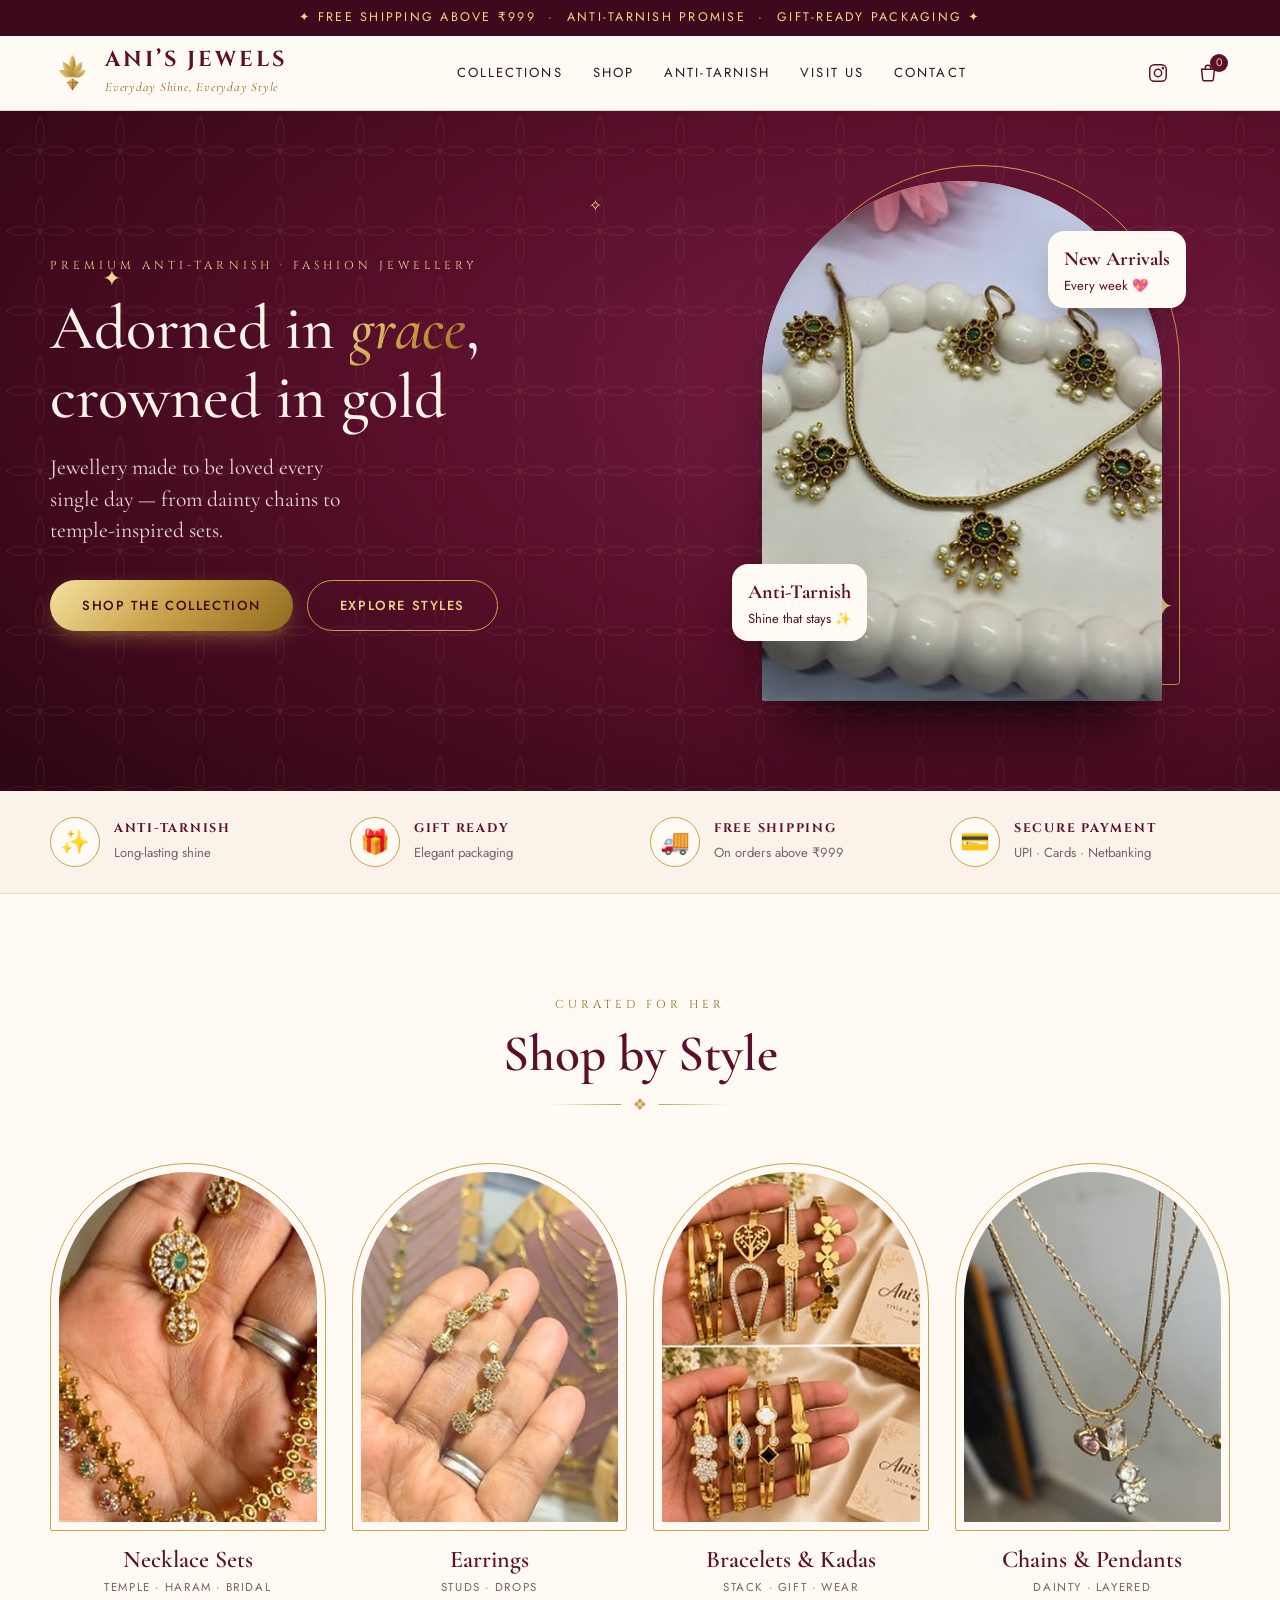
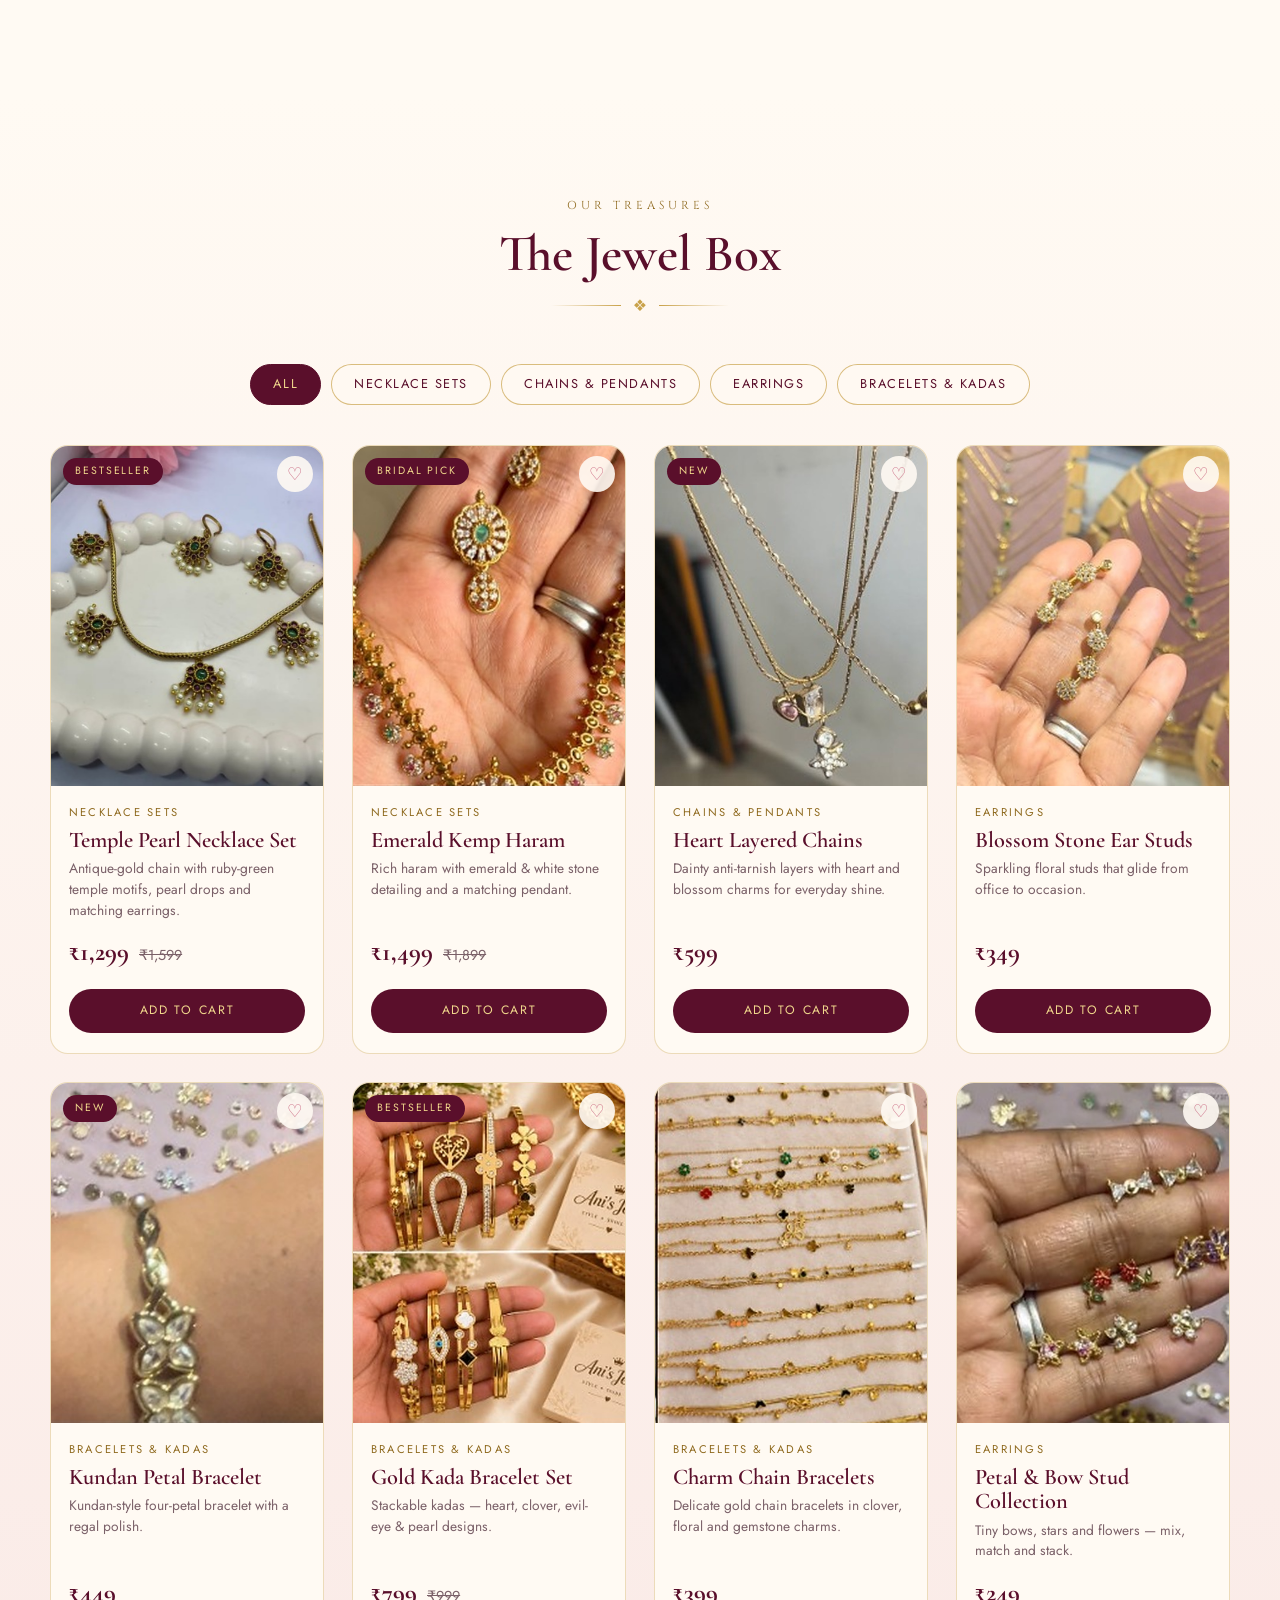
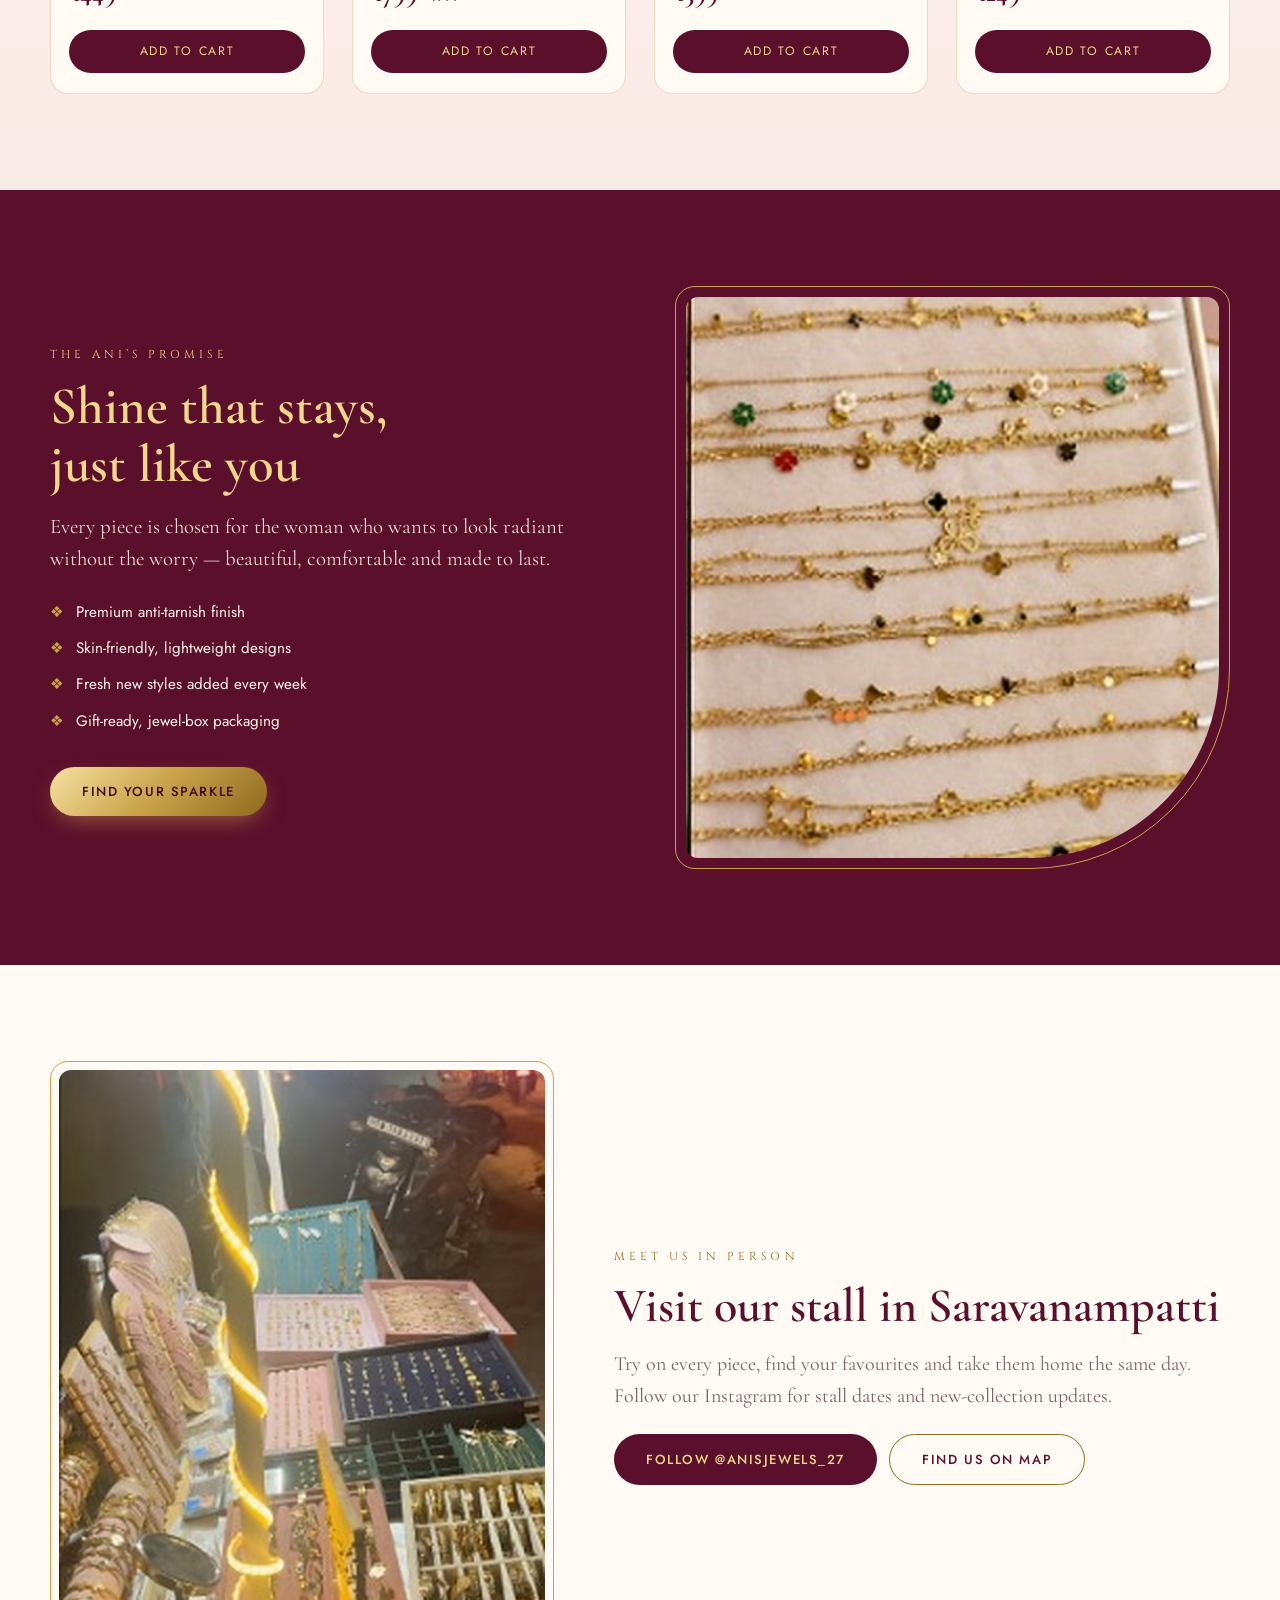
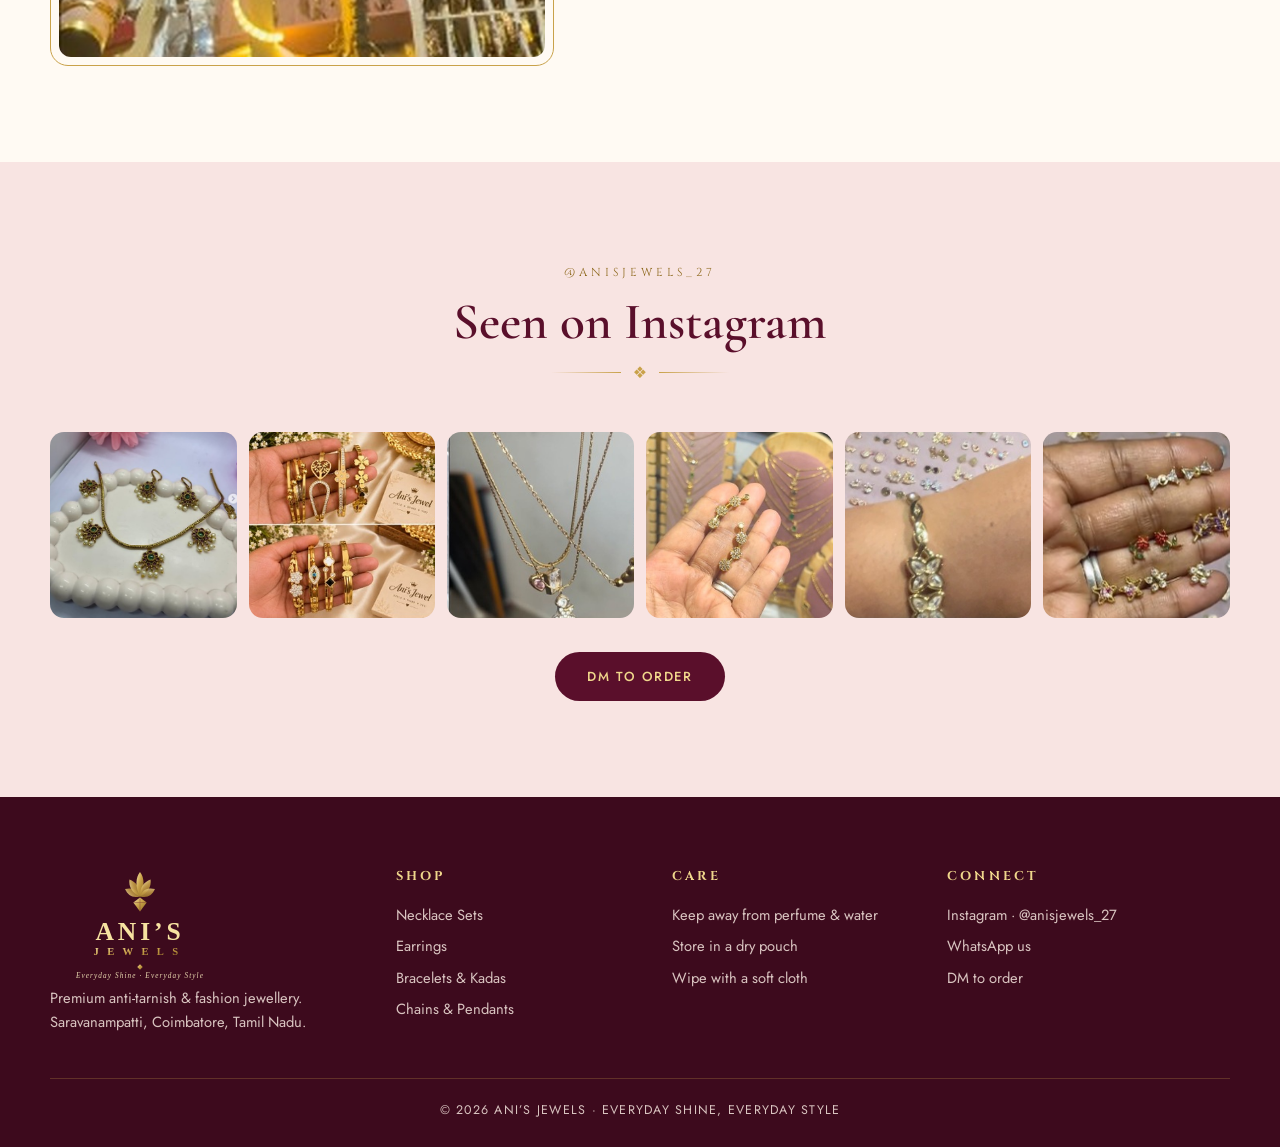
<file: index.html>
<!doctype html>
<html lang="en">
<head>
<meta charset="utf-8">
<meta name="viewport" content="width=device-width,initial-scale=1">
<title>Ani’s Jewels — Premium Anti-Tarnish &amp; Fashion Jewellery, Coimbatore</title>
<meta name="description" content="Everyday Shine, Everyday Style. Premium anti-tarnish and fashion jewellery from Ani’s Jewels, Saravanampatti, Coimbatore. Order online.">
<link rel="icon" href="img/favicon.svg" type="image/svg+xml">
<link rel="preconnect" href="https://fonts.googleapis.com"><link rel="preconnect" href="https://fonts.gstatic.com" crossorigin>
<link href="https://fonts.googleapis.com/css2?family=Cinzel:wght@500;600&family=Cormorant+Garamond:ital,wght@0,500;0,600;1,500&family=Jost:wght@300;400;500&display=swap" rel="stylesheet">
<link rel="stylesheet" href="css/style.css">
</head>
<body>
<div class="ann">✦ Free shipping above ₹999 &nbsp;·&nbsp; Anti-tarnish promise &nbsp;·&nbsp; Gift-ready packaging ✦</div>

<header class="nav">
  <div class="wrap">
    <a href="index.html" class="brand" aria-label="Ani’s Jewels home">
      <img src="img/emblem.svg" alt=""><span><b>ANI’S JEWELS</b><small>Everyday Shine, Everyday Style</small></span>
    </a>
    <nav class="menu" id="menu">
      <a href="#collections">Collections</a><a href="#shop">Shop</a><a href="#promise">Anti-Tarnish</a><a href="#visit">Visit Us</a><a href="#contact">Contact</a>
    </nav>
    <div class="icons">
      <a class="ibtn" id="igLink" target="_blank" rel="noopener" aria-label="Instagram"><svg viewBox="0 0 24 24"><rect x="3" y="3" width="18" height="18" rx="5"/><circle cx="12" cy="12" r="4"/><circle cx="17.3" cy="6.7" r=".6"/></svg></a>
      <button class="ibtn" data-open-cart aria-label="Open cart"><svg viewBox="0 0 24 24"><path d="M5 8h14l-1.2 11.2a1.5 1.5 0 0 1-1.5 1.3H7.7a1.5 1.5 0 0 1-1.5-1.3L5 8z"/><path d="M9 8V6.5a3 3 0 0 1 6 0V8"/></svg><span class="badge" data-cart-count hidden>0</span></button>
      <button class="ibtn burger" id="burger" aria-label="Menu"><svg viewBox="0 0 24 24"><path d="M4 7h16M4 12h16M4 17h16"/></svg></button>
    </div>
  </div>
</header>

<section class="hero" style="padding:0">
  <div class="petals" id="petals"></div>
  <span class="sparkle" style="left:8%;top:22%;font-size:1.4rem">✦</span><span class="sparkle" style="left:46%;top:12%;animation-delay:-1s">✧</span><span class="sparkle" style="left:90%;top:70%;font-size:1.6rem;animation-delay:-2s">✦</span>
  <div class="wrap">
    <div>
      <span class="eyebrow">Premium Anti-Tarnish · Fashion Jewellery</span>
      <h1>Adorned in <em>grace</em>,<br>crowned in gold</h1>
      <p>Jewellery made to be loved every single day — from dainty chains to temple-inspired sets.</p>
      <div class="cta"><a href="#shop" class="btn btn-gold">Shop the Collection</a><a href="#collections" class="btn btn-line">Explore Styles</a></div>
    </div>
    <div class="arch">
      <div class="frame"></div>
      <div class="photo"><img src="img/temple-set.jpg" alt="Temple pearl necklace set with matching earrings"></div>
      <div class="float f1"><b>Anti-Tarnish</b>Shine that stays ✨</div>
      <div class="float f2"><b>New Arrivals</b>Every week 💖</div>
    </div>
  </div>
</section>

<div class="perks"><div class="wrap">
  <div class="perk"><span>✨</span><div><b>ANTI-TARNISH</b><small>Long-lasting shine</small></div></div>
  <div class="perk"><span>🎁</span><div><b>GIFT READY</b><small>Elegant packaging</small></div></div>
  <div class="perk"><span>🚚</span><div><b>FREE SHIPPING</b><small>On orders above ₹999</small></div></div>
  <div class="perk"><span>💳</span><div><b>SECURE PAYMENT</b><small>UPI · Cards · Netbanking</small></div></div>
</div></div>

<section id="collections">
  <div class="wrap">
    <div class="sec-title rv"><span class="eyebrow">Curated for her</span><h2>Shop by Style</h2><div class="orn">❖</div></div>
    <div class="cats rv">
      <a class="cat" href="#shop" data-filter="Necklace Sets"><div class="ph"><img src="img/emerald-pendant.jpg" alt="Necklace sets"></div><h3>Necklace Sets</h3><small>Temple · Haram · Bridal</small></a>
      <a class="cat" href="#shop" data-filter="Earrings"><div class="ph"><img src="img/jhumki-drops.jpg" alt="Earrings"></div><h3>Earrings</h3><small>Studs · Drops</small></a>
      <a class="cat" href="#shop" data-filter="Bracelets & Kadas"><div class="ph"><img src="img/kada-bangles.jpg" alt="Bracelets and kadas"></div><h3>Bracelets &amp; Kadas</h3><small>Stack · Gift · Wear</small></a>
      <a class="cat" href="#shop" data-filter="Chains & Pendants"><div class="ph"><img src="img/layered-chains.jpg" alt="Chains and pendants"></div><h3>Chains &amp; Pendants</h3><small>Dainty · Layered</small></a>
    </div>
  </div>
</section>

<section id="shop">
  <div class="wrap">
    <div class="sec-title rv"><span class="eyebrow">Our Treasures</span><h2>The Jewel Box</h2><div class="orn">❖</div></div>
    <div class="filters" id="filters"></div>
    <div class="grid" id="grid"></div>
  </div>
</section>

<section class="promise" id="promise">
  <div class="wrap">
    <div class="rv">
      <span class="eyebrow" style="color:var(--gold2)">The Ani’s Promise</span>
      <h2>Shine that stays,<br>just like you</h2>
      <p>Every piece is chosen for the woman who wants to look radiant without the worry — beautiful, comfortable and made to last.</p>
      <ul class="pl"><li>Premium anti-tarnish finish</li><li>Skin-friendly, lightweight designs</li><li>Fresh new styles added every week</li><li>Gift-ready, jewel-box packaging</li></ul>
      <a href="#shop" class="btn btn-gold">Find Your Sparkle</a>
    </div>
    <div class="ph rv"><img src="img/chain-bracelets.jpg" alt="Gold charm chain bracelets"></div>
  </div>
</section>

<section class="visit" id="visit">
  <div class="wrap">
    <div class="ph rv"><img src="img/stall.jpg" alt="Ani's Jewels stall in the evening"></div>
    <div class="rv">
      <span class="eyebrow">Meet us in person</span>
      <h2>Visit our stall in Saravanampatti</h2>
      <p>Try on every piece, find your favourites and take them home the same day. Follow our Instagram for stall dates and new-collection updates.</p>
      <div class="row"><a class="btn btn-wine" id="igBtn" target="_blank" rel="noopener">Follow @anisjewels_27</a><a class="btn btn-line" style="color:var(--wine);border-color:var(--gold3)" id="mapBtn" target="_blank" rel="noopener">Find Us on Map</a></div>
    </div>
  </div>
</section>

<section class="insta">
  <div class="wrap center">
    <div class="sec-title rv"><span class="eyebrow">@anisjewels_27</span><h2>Seen on Instagram</h2><div class="orn">❖</div></div>
    <div class="ig-strip rv" id="igStrip"></div>
    <a class="btn btn-wine" id="dmBtn" target="_blank" rel="noopener">DM to Order</a>
  </div>
</section>

<footer id="contact">
  <div class="wrap">
    <div class="fgrid">
      <div><img class="fl" src="img/logo-light.svg" alt="Ani’s Jewels logo"><p style="font-size:.92rem">Premium anti-tarnish &amp; fashion jewellery.<br>Saravanampatti, Coimbatore, Tamil Nadu.</p></div>
      <div><h4>SHOP</h4><ul><li><a href="#shop" data-filter="Necklace Sets">Necklace Sets</a></li><li><a href="#shop" data-filter="Earrings">Earrings</a></li><li><a href="#shop" data-filter="Bracelets & Kadas">Bracelets &amp; Kadas</a></li><li><a href="#shop" data-filter="Chains & Pendants">Chains &amp; Pendants</a></li></ul></div>
      <div><h4>CARE</h4><ul><li>Keep away from perfume &amp; water</li><li>Store in a dry pouch</li><li>Wipe with a soft cloth</li></ul></div>
      <div><h4>CONNECT</h4><ul><li><a id="fIg" target="_blank" rel="noopener">Instagram · @anisjewels_27</a></li><li><a id="fWa" target="_blank" rel="noopener">WhatsApp us</a></li><li>DM to order</li></ul></div>
    </div>
    <div class="copy">© 2026 ANI’S JEWELS · EVERYDAY SHINE, EVERYDAY STYLE</div>
  </div>
</footer>

<div class="scrim" data-close></div>
<aside class="drawer" aria-label="Shopping cart">
  <div class="dh"><h3>YOUR JEWEL BOX</h3><button data-close aria-label="Close cart">✕</button></div>
  <div id="cartLines"></div>
  <div class="df">
    <div class="t"><span>Subtotal</span><b id="cartSub">₹0</b></div>
    <div class="n" id="cartNote"></div>
    <a href="checkout.html" id="goCheckout" class="btn btn-gold">Proceed to Checkout</a>
  </div>
</aside>

<script src="js/config.js"></script>
<script src="js/products.js"></script>
<script src="js/cart.js"></script>
<script>
const $=s=>document.querySelector(s), inr=Cart.inr;
// links from config
const ig="https://instagram.com/"+SITE.instagram;
$("#igLink").href=ig;$("#igBtn").href=ig;$("#fIg").href=ig;$("#dmBtn").href="https://ig.me/m/"+SITE.instagram;
$("#fWa").href="https://wa.me/"+SITE.whatsapp;
$("#mapBtn").href="https://www.google.com/maps/search/?api=1&query="+encodeURIComponent("Saravanampatti, Coimbatore");
// shop
const cats=["All",...new Set(PRODUCTS.map(p=>p.cat))];let cur="All";const wish=new Set();
function draw(){
  $("#filters").innerHTML=cats.map(c=>`<button class="chip ${c===cur?"on":""}" data-cat="${c}">${c}</button>`).join("");
  $("#grid").innerHTML=PRODUCTS.filter(p=>cur==="All"||p.cat===cur).map(p=>`
   <article class="card"><div class="im"><img loading="lazy" src="${p.img}" alt="${p.name}">${p.tag?`<span class="tag">${p.tag}</span>`:""}
     <button class="heart ${wish.has(p.id)?"on":""}" data-wish="${p.id}" aria-label="Wishlist">♡</button></div>
     <div class="bd"><small>${p.cat}</small><h3>${p.name}</h3><p>${p.desc}</p>
     <div class="price"><b>${inr(p.price)}</b>${p.was?`<s>${inr(p.was)}</s>`:""}</div>
     <button class="add" data-add="${p.id}">Add to Cart</button></div></article>`).join("");
}
draw();
document.addEventListener("click",e=>{
  const c=e.target.closest("[data-cat]");if(c){cur=c.dataset.cat;draw();}
  const f=e.target.closest("[data-filter]");if(f){cur=f.dataset.filter;draw();}
  const w=e.target.closest("[data-wish]");if(w){const id=w.dataset.wish;wish.has(id)?wish.delete(id):wish.add(id);w.classList.toggle("on");w.textContent=wish.has(id)?"♥":"♡";}
});
// ig strip
$("#igStrip").innerHTML=["temple-set","kada-bangles","layered-chains","jhumki-drops","kundan-bracelet","stud-collection"].map(n=>`<a href="${ig}" target="_blank" rel="noopener"><img loading="lazy" src="img/${n}.jpg" alt=""></a>`).join("");
// menu + petals + reveal
$("#burger").onclick=()=>$("#menu").classList.toggle("open");
document.querySelectorAll("#menu a").forEach(a=>a.onclick=()=>$("#menu").classList.remove("open"));
$("#petals").innerHTML=Array.from({length:16},(_,i)=>`<i style="left:${Math.random()*100}%;animation-duration:${10+Math.random()*10}s;animation-delay:-${Math.random()*14}s;transform:scale(${.6+Math.random()*.8})"></i>`).join("");
const io=new IntersectionObserver(es=>es.forEach(x=>{if(x.isIntersecting){x.target.classList.add("in");io.unobserve(x.target)}}),{threshold:.12});
document.querySelectorAll(".rv").forEach(el=>io.observe(el));
</script>
</body>
</html>
</file>
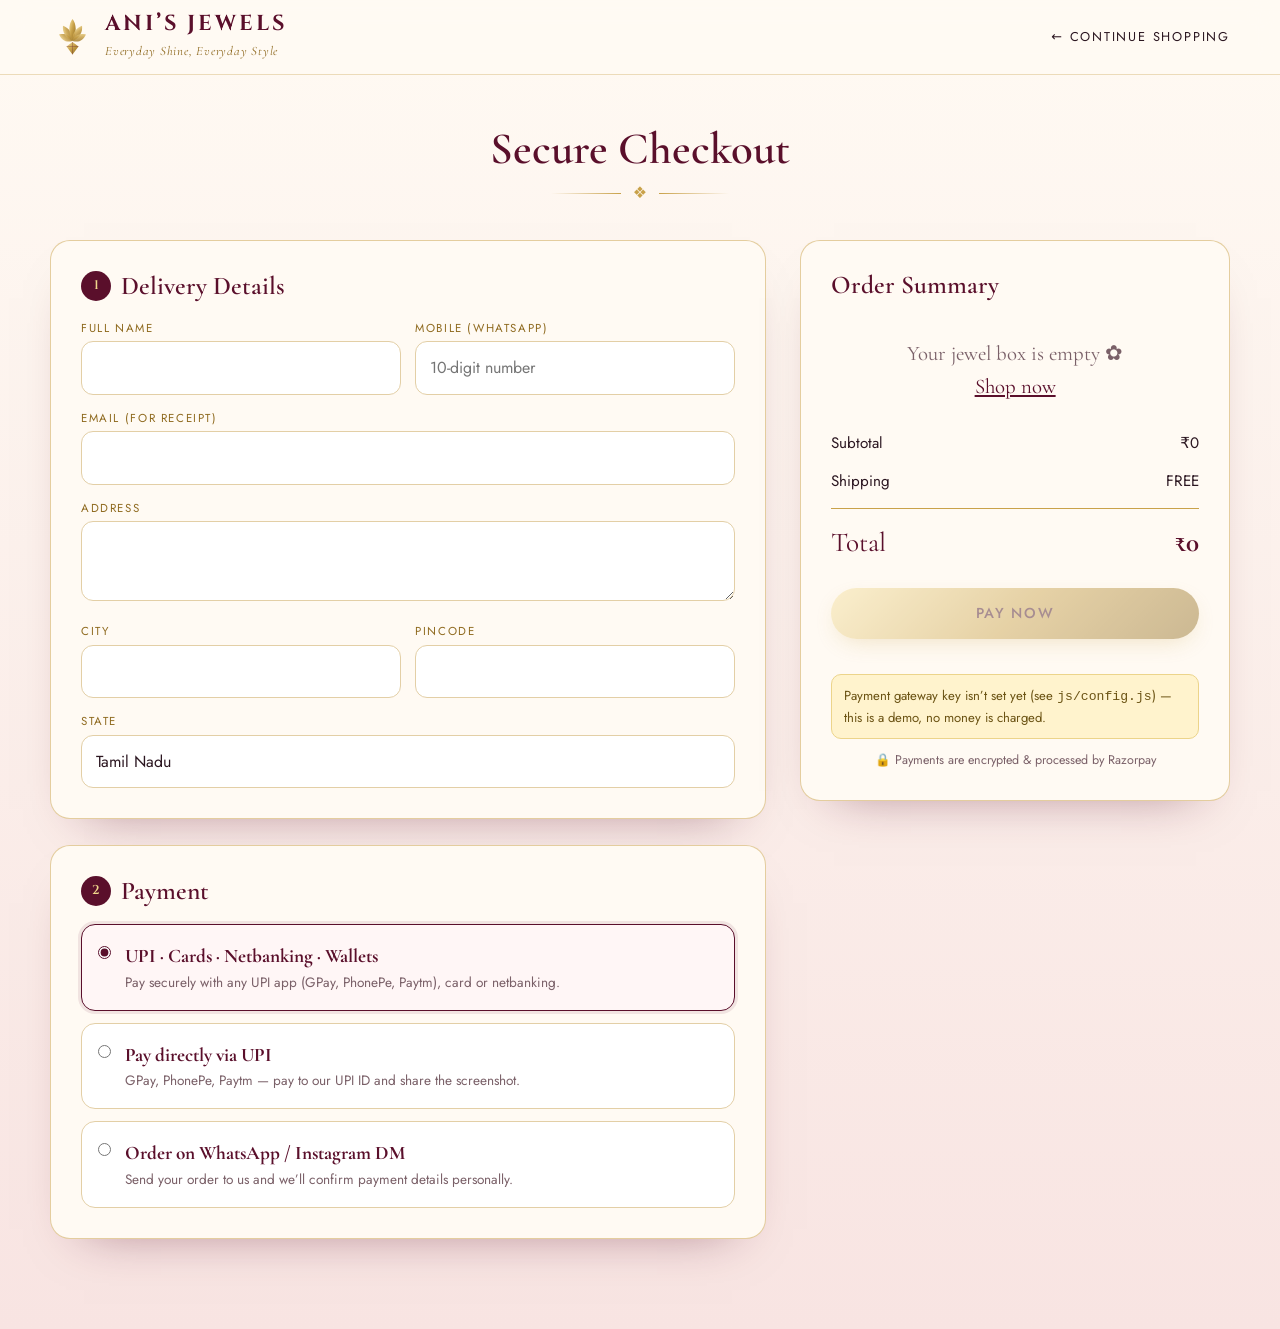
<file: checkout.html>
<!doctype html>
<html lang="en">
<head>
<meta charset="utf-8">
<meta name="viewport" content="width=device-width,initial-scale=1">
<title>Checkout — Ani’s Jewels</title>
<link rel="icon" href="img/favicon.svg" type="image/svg+xml">
<link rel="preconnect" href="https://fonts.googleapis.com"><link rel="preconnect" href="https://fonts.gstatic.com" crossorigin>
<link href="https://fonts.googleapis.com/css2?family=Cinzel:wght@500;600&family=Cormorant+Garamond:ital,wght@0,500;0,600;1,500&family=Jost:wght@300;400;500&display=swap" rel="stylesheet">
<link rel="stylesheet" href="css/style.css">
<style>
body{background:linear-gradient(180deg,var(--cream),var(--blush))}
.co{padding:50px 0 90px}
.co h1{font-size:clamp(2rem,4vw,2.8rem);color:var(--wine);text-align:center;margin-bottom:6px}
.steps{text-align:center;margin-bottom:34px}
.cg{display:grid;grid-template-columns:1.25fr .75fr;gap:34px;align-items:start}
.box{background:var(--cream);border:1px solid rgba(201,162,74,.5);border-radius:20px;padding:30px;box-shadow:0 24px 50px -34px rgba(90,15,43,.5)}
.box h2{font-size:1.6rem;color:var(--wine);margin-bottom:18px;display:flex;align-items:center;gap:10px}
.box h2 span{width:30px;height:30px;border-radius:50%;background:var(--wine);color:var(--gold2);font-family:var(--display);font-size:.8rem;display:grid;place-items:center}
.f{display:grid;grid-template-columns:1fr 1fr;gap:14px}.f .w{grid-column:1/-1}
label{font-size:.72rem;letter-spacing:.14em;text-transform:uppercase;color:var(--gold3);display:block;margin-bottom:4px}
input,textarea,select{width:100%;padding:13px 14px;border:1px solid #e3cfa6;border-radius:12px;background:#fff;font:inherit;color:var(--ink);transition:.2s}
input:focus,textarea:focus,select:focus{outline:0;border-color:var(--wine);box-shadow:0 0 0 3px rgba(123,30,70,.12)}
.pay{display:grid;gap:12px;margin-top:6px}
.po{text-transform:none;letter-spacing:normal;font-size:1rem;color:var(--ink);margin:0;display:flex;gap:14px;align-items:flex-start;border:1px solid #e3cfa6;border-radius:14px;padding:16px;cursor:pointer;background:#fff;transition:.2s}
.po:has(input:checked){border-color:var(--wine);background:#fff6f6;box-shadow:0 0 0 3px rgba(123,30,70,.1)}
.po input{width:auto;margin-top:5px;accent-color:var(--wine)}
.po b{display:block;color:var(--wine);font-family:var(--serif);font-size:1.2rem}.po small{color:var(--muted);font-size:.85rem;display:block}
.upi{display:none;margin-top:10px;padding:12px;background:var(--ivory);border-radius:10px;font-size:.9rem}.po:has(input:checked) .upi{display:block}
.sum .it{display:grid;grid-template-columns:60px 1fr auto;gap:12px;align-items:center;padding:10px 0;border-bottom:1px dashed rgba(201,162,74,.5)}
.sum img{width:60px;height:72px;object-fit:cover;border-radius:8px}
.sum h4{font-family:var(--serif);font-size:1.05rem;color:var(--wine);line-height:1.2}.sum small{color:var(--muted)}
.row2{display:flex;justify-content:space-between;padding:7px 0;font-size:.95rem}
.tot{font-family:var(--serif);font-size:1.7rem;color:var(--wine);border-top:1px solid var(--gold);margin-top:8px;padding-top:12px}
.sum .btn{width:100%;justify-content:center;margin-top:16px;font-size:.9rem}
.safe{text-align:center;font-size:.78rem;color:var(--muted);margin-top:12px}
.note{background:#fff3cd;border:1px solid #ecd48a;color:#6b5314;border-radius:10px;padding:10px 12px;font-size:.82rem;margin-top:12px;display:none}
.done{text-align:center;padding:70px 20px;display:none}
.done .tick{width:90px;height:90px;border-radius:50%;margin:0 auto 20px;background:var(--goldg);display:grid;place-items:center;font-size:2.6rem;color:var(--wine2)}
.done p{font-family:var(--serif);font-size:1.3rem;color:var(--muted);margin:10px 0 24px}
.err{color:#b3261e;font-size:.8rem;margin-top:10px;min-height:1em}
@media(max-width:900px){.cg{grid-template-columns:1fr}.f{grid-template-columns:1fr}.box{padding:22px}}
</style>
</head>
<body>
<header class="nav"><div class="wrap">
  <a href="index.html" class="brand"><img src="img/emblem.svg" alt=""><span><b>ANI’S JEWELS</b><small>Everyday Shine, Everyday Style</small></span></a>
  <a href="index.html#shop" class="menu" style="display:block;font-size:.8rem;letter-spacing:.14em">← CONTINUE SHOPPING</a>
</div></header>

<main class="co"><div class="wrap">
  <div id="flow">
    <div class="steps"><h1>Secure Checkout</h1><div class="orn">❖</div></div>
    <form class="cg" id="form" novalidate>
      <div style="display:grid;gap:26px">
        <div class="box">
          <h2><span>1</span>Delivery Details</h2>
          <div class="f">
            <div><label for="name">Full name</label><input id="name" required autocomplete="name"></div>
            <div><label for="phone">Mobile (WhatsApp)</label><input id="phone" type="tel" inputmode="numeric" maxlength="10" placeholder="10-digit number" required autocomplete="tel-national"></div>
            <div class="w"><label for="email">Email (for receipt)</label><input id="email" type="email" autocomplete="email"></div>
            <div class="w"><label for="addr">Address</label><textarea id="addr" rows="2" required autocomplete="street-address"></textarea></div>
            <div><label for="city">City</label><input id="city" required autocomplete="address-level2"></div>
            <div><label for="pin">Pincode</label><input id="pin" inputmode="numeric" maxlength="6" required autocomplete="postal-code"></div>
            <div class="w"><label for="state">State</label><input id="state" value="Tamil Nadu" required autocomplete="address-level1"></div>
          </div>
        </div>
        <div class="box">
          <h2><span>2</span>Payment</h2>
          <div class="pay">
            <label class="po"><input type="radio" name="pay" value="razorpay" checked><div><b>UPI · Cards · Netbanking · Wallets</b><small>Pay securely with any UPI app (GPay, PhonePe, Paytm), card or netbanking.</small></div></label>
            <label class="po"><input type="radio" name="pay" value="upi"><div><b>Pay directly via UPI</b><small>GPay, PhonePe, Paytm — pay to our UPI ID and share the screenshot.</small><div class="upi" id="upiBox"></div></div></label>
            <label class="po"><input type="radio" name="pay" value="wa"><div><b>Order on WhatsApp / Instagram DM</b><small>Send your order to us and we’ll confirm payment details personally.</small></div></label>
          </div>
        </div>
      </div>
      <aside class="box sum">
        <h2>Order Summary</h2>
        <div id="items"></div>
        <div class="row2"><span>Subtotal</span><span id="sSub"></span></div>
        <div class="row2"><span>Shipping</span><span id="sShip"></span></div>
        <div class="row2 tot"><span>Total</span><b id="sTot"></b></div>
        <button class="btn btn-gold" type="submit" id="payBtn">Pay Now</button>
        <div class="err" id="err" role="alert"></div>
        <div class="note" id="demo">Payment gateway key isn’t set yet (see <code>js/config.js</code>) — this is a demo, no money is charged.</div>
        <p class="safe">🔒 Payments are encrypted &amp; processed by Razorpay</p>
      </aside>
    </form>
  </div>

  <div class="done" id="done">
    <div class="tick">✓</div><h1 style="color:var(--wine)">Thank you, <span id="dn"></span>!</h1>
    <p id="dmsg"></p><a id="doneWa" class="btn btn-gold" target="_blank" rel="noopener">Send details on WhatsApp</a>
    <a href="index.html" class="btn btn-wine">Back to Shop</a>
  </div>
</div></main>

<script src="js/config.js"></script>
<script src="js/products.js"></script>
<script src="js/cart.js"></script>
<script src="https://checkout.razorpay.com/v1/checkout.js" async></script>
<script>
const $=s=>document.querySelector(s), inr=Cart.inr;
function paint(){
  const ls=Cart.lines();
  if(!ls.length){$("#items").innerHTML='<p class="empty" style="padding:20px 0">Your jewel box is empty ✿<br><a href="index.html#shop">Shop now</a></p>';$("#payBtn").disabled=true;$("#payBtn").classList.add("disabled")}
  $("#items").innerHTML=ls.map(({p,q})=>`<div class="it"><img src="${p.img}" alt=""><div><h4>${p.name}</h4><small>Qty ${q}</small></div><b>${inr(p.price*q)}</b></div>`).join("")||$("#items").innerHTML;
  const s=Cart.subtotal(),sh=Cart.shipping();
  $("#sSub").textContent=inr(s);$("#sShip").textContent=sh?inr(sh):"FREE";$("#sTot").textContent=inr(s+sh);
}
paint();
$("#upiBox").innerHTML=`UPI ID: <b>${SITE.upiId}</b>`;
$("#demo").style.display=SITE.razorpayKeyId?"none":"block";
const modeBtn=()=>{const v=document.querySelector("[name=pay]:checked").value;$("#payBtn").textContent={razorpay:"Pay Now",upi:"Place Order & Pay via UPI",wa:"Send Order on WhatsApp"}[v]};
document.querySelectorAll("[name=pay]").forEach(r=>r.onchange=modeBtn);

function orderText(c){
  const l=Cart.lines().map(({p,q})=>`• ${p.name} × ${q} — ${inr(p.price*q)}`).join("\n");
  return `Hi Ani's Jewels! 💖\n\nOrder details:\n${l}\n\nTotal: ${inr(Cart.subtotal()+Cart.shipping())}\n\nBilling / delivery address:\nName: ${c.name}\nPhone: ${c.phone}\n${c.addr}, ${c.city} - ${c.pin}, ${c.state}`;
}
function whatsappUrl(message){
  return "https://wa.me/"+SITE.whatsapp+"?text="+encodeURIComponent(message);
}
function notifyOwner(c,r,total){
  const message=`✅ PAYMENT RECEIVED — Ani's Jewels\n\nAmount: ${inr(total)}\nRazorpay payment ID: ${r.razorpay_payment_id}\n\n${orderText(c)}\n\nI will send the payment receipt here as an attachment.`;
  const url=whatsappUrl(message);
  $("#doneWa").href=url;
  return url;
}
function finish(c,msg){
  $("#flow").style.display="none";$("#done").style.display="block";$("#dn").textContent=c.name.split(" ")[0];$("#dmsg").textContent=msg;
  Cart.clear();window.scrollTo(0,0);
}
$("#form").addEventListener("submit",e=>{
  e.preventDefault();$("#err").textContent="";
  const c={name:$("#name").value.trim(),phone:$("#phone").value.trim(),email:$("#email").value.trim(),addr:$("#addr").value.trim(),city:$("#city").value.trim(),pin:$("#pin").value.trim(),state:$("#state").value.trim()};
  if(!Cart.lines().length) return $("#err").textContent="Your cart is empty.";
  if(!c.name||!c.addr||!c.city||!c.state) return $("#err").textContent="Please fill in all delivery details.";
  if(!/^[6-9]\d{9}$/.test(c.phone)) return $("#err").textContent="Enter a valid 10-digit mobile number.";
  if(!/^\d{6}$/.test(c.pin)) return $("#err").textContent="Enter a valid 6-digit pincode.";
  const mode=document.querySelector("[name=pay]:checked").value, total=Cart.subtotal()+Cart.shipping();
  if(mode==="wa"){
    window.open("https://wa.me/"+SITE.whatsapp+"?text="+encodeURIComponent(orderText(c)),"_blank");
    return finish(c,"Your order has been sent on WhatsApp. We’ll confirm shortly!");
  }
  if(mode==="upi"){
    const url=`upi://pay?pa=${encodeURIComponent(SITE.upiId)}&pn=${encodeURIComponent(SITE.brand)}&am=${total}&cu=INR&tn=${encodeURIComponent("Order "+c.name)}`;
    window.open(url,"_blank");
    window.open("https://wa.me/"+SITE.whatsapp+"?text="+encodeURIComponent(orderText(c)+"\n\n(UPI payment initiated — confirmation screenshot will follow)"),"_blank");
    return finish(c,"Complete the UPI payment in your app, then send the confirmation screenshot on WhatsApp.");
  }
  // Razorpay
  if(!SITE.razorpayKeyId){return finish(c,"Demo mode: payment gateway not connected yet, so no payment was taken.")}
  if(!window.Razorpay) return $("#err").textContent="Payment window couldn’t load. Check your connection and retry.";
  new Razorpay({
    key:SITE.razorpayKeyId, amount:total*100, currency:"INR", name:SITE.brand, description:"Jewellery order",
    prefill:{name:c.name,email:c.email,contact:c.phone}, theme:{color:"#5a0f2b"},
    notes:{address:`${c.addr}, ${c.city} - ${c.pin}`},
    handler:r=>{
      const ownerWhatsApp=notifyOwner(c,r,total);
      finish(c,"Payment received (ref "+r.razorpay_payment_id+"). We’ve notified Ani’s Jewels on WhatsApp.");
      window.location.href=ownerWhatsApp;
    },
    modal:{ondismiss:()=>{$("#payBtn").disabled=false;$("#payBtn").textContent="Pay Now";}},
  }).open();
});
</script>
</body>
</html>
</file>
<file: css/style.css>
:root{
  --wine:#5a0f2b; --wine2:#3d0a1d; --plum:#7b1e46; --rose:#c9667f; --blush:#f8e4e2; --ivory:#fbf3ea; --cream:#fffaf3;
  --gold:#c9a24a; --gold2:#f0d78c; --gold3:#8f6a1f; --ink:#2b1620; --muted:#7a6068;
  --goldg:linear-gradient(135deg,#f6e2a0,#c9a24a 50%,#8f6a1f);
  --serif:'Cormorant Garamond',Georgia,serif; --display:'Cinzel','Playfair Display',Georgia,serif; --sans:'Jost',system-ui,sans-serif;
}
*{box-sizing:border-box;margin:0;padding:0}
html{scroll-behavior:smooth}
body{font-family:var(--sans);color:var(--ink);background:var(--cream);line-height:1.6;-webkit-font-smoothing:antialiased}
img{max-width:100%;display:block}
a{color:inherit;text-decoration:none}
button{font:inherit;cursor:pointer;border:0;background:none;color:inherit}
.wrap{width:min(1180px,100% - 40px);margin-inline:auto}
h1,h2,h3{font-family:var(--serif);font-weight:600;line-height:1.1}
.eyebrow{font-family:var(--display);font-size:.72rem;letter-spacing:.35em;color:var(--gold3);text-transform:uppercase}
.sec-title{text-align:center;margin-bottom:46px}
.sec-title h2{font-size:clamp(2rem,4.4vw,3.2rem);color:var(--wine);margin:10px 0}
.orn{display:flex;align-items:center;justify-content:center;gap:12px;color:var(--gold)}
.orn:before,.orn:after{content:"";height:1px;width:70px;background:linear-gradient(90deg,transparent,var(--gold))}
.orn:after{transform:scaleX(-1)}
.btn{display:inline-flex;align-items:center;gap:10px;padding:14px 32px;border-radius:50px;font-weight:500;letter-spacing:.12em;font-size:.82rem;text-transform:uppercase;transition:.3s}
.btn-gold{background:var(--goldg);color:var(--wine2);box-shadow:0 8px 24px -8px rgba(201,162,74,.7)}
.btn-gold:hover{transform:translateY(-2px);box-shadow:0 12px 28px -8px rgba(201,162,74,.9)}
.btn-line{border:1px solid var(--gold);color:var(--gold2)}
.btn-line:hover{background:rgba(240,215,140,.12)}
.btn-wine{background:var(--wine);color:var(--gold2)}.btn-wine:hover{background:var(--plum)}

/* announcement + nav */
.ann{background:var(--wine2);color:var(--gold2);text-align:center;font-size:.78rem;letter-spacing:.18em;padding:8px 12px;text-transform:uppercase}
header.nav{position:sticky;top:0;z-index:50;background:rgba(255,250,243,.92);backdrop-filter:blur(14px);border-bottom:1px solid rgba(201,162,74,.35)}
.nav .wrap{display:flex;align-items:center;justify-content:space-between;height:74px;gap:20px}
.brand{display:flex;align-items:center;gap:10px}
.brand img{height:50px;width:auto}
.brand b{font-family:var(--display);font-size:1.35rem;letter-spacing:.14em;color:var(--wine);line-height:1}
.brand small{display:block;font-family:var(--serif);font-style:italic;font-size:.8rem;letter-spacing:.06em;color:var(--gold3);margin-top:3px}
.menu{display:flex;gap:30px;font-size:.82rem;letter-spacing:.16em;text-transform:uppercase}
.menu a{position:relative;padding:4px 0}.menu a:after{content:"";position:absolute;left:0;bottom:0;height:1px;width:0;background:var(--gold);transition:.3s}.menu a:hover:after{width:100%}
.icons{display:flex;gap:6px;align-items:center}
.ibtn{position:relative;width:44px;height:44px;border-radius:50%;display:grid;place-items:center;color:var(--wine);transition:.25s}
.ibtn:hover{background:var(--blush)}
.ibtn svg{width:22px;height:22px;stroke:currentColor;fill:none;stroke-width:1.6}
.badge{position:absolute;top:3px;right:2px;min-width:18px;height:18px;border-radius:9px;background:var(--wine);color:var(--gold2);font-size:.68rem;display:grid;place-items:center;padding:0 4px}
.burger{display:none}

/* hero */
.hero{position:relative;overflow:hidden;color:var(--ivory);background:radial-gradient(1200px 600px at 75% 40%,#7b1e46 0,#5a0f2b 45%,#2f0615 100%)}
.hero:before{content:"";position:absolute;inset:0;opacity:.09;background-image:url("data:image/svg+xml,%3Csvg xmlns='http://www.w3.org/2000/svg' width='80' height='80'%3E%3Cpath d='M40 6c6 12 6 20 0 34-6-14-6-22 0-34zM40 74c6-12 6-20 0-34-6 14-6 22 0 34zM6 40c12-6 20-6 34 0-14 6-22 6-34 0zM74 40c-12-6-20-6-34 0 14 6 22 6 34 0z' fill='none' stroke='%23f0d78c' stroke-width='1'/%3E%3C/svg%3E")}
.hero .wrap{position:relative;display:grid;grid-template-columns:1.05fr .95fr;gap:50px;align-items:center;padding:70px 0 90px;min-height:640px}
.hero h1{font-size:clamp(2.6rem,4.9vw,4.4rem);font-weight:500;margin:18px 0 20px}
.hero h1 em{font-style:italic;background:var(--goldg);-webkit-background-clip:text;background-clip:text;color:transparent}
.hero p{font-family:var(--serif);font-size:1.35rem;max-width:30ch;color:#ecd9d4;line-height:1.45}
.hero .cta{display:flex;gap:14px;flex-wrap:wrap;margin-top:34px}
.hero .eyebrow{color:var(--gold2)}
.arch{position:relative;justify-self:center;width:min(400px,86%);aspect-ratio:4/5.2}
.arch .frame{position:absolute;inset:0;border-radius:999px 999px 18px 18px;border:1.5px solid var(--gold);transform:translate(18px,-16px)}
.arch .photo{position:absolute;inset:0;border-radius:999px 999px 18px 18px;overflow:hidden;box-shadow:0 40px 70px -30px #000;background:#e9ddd0}
.arch img{width:100%;height:100%;object-fit:cover}
.float{position:absolute;background:var(--cream);color:var(--wine);border-radius:16px;padding:12px 16px;font-size:.82rem;box-shadow:0 18px 40px -16px rgba(0,0,0,.5);animation:bob 5s ease-in-out infinite}
.float b{display:block;font-family:var(--serif);font-size:1.25rem}
.f1{left:-30px;bottom:60px}.f2{right:-24px;top:50px;animation-delay:-2s}
@keyframes bob{50%{transform:translateY(-10px)}}
.petals{position:absolute;inset:0;pointer-events:none;overflow:hidden}
.petals i{position:absolute;top:-30px;width:14px;height:18px;border-radius:70% 0 70% 0;background:linear-gradient(135deg,#f9c9d3,#e58aa0);opacity:.55;animation:fall linear infinite}
@keyframes fall{to{transform:translate(60px,760px) rotate(540deg)}}
.sparkle{position:absolute;color:var(--gold2);animation:tw 3s infinite}
@keyframes tw{50%{opacity:.2;transform:scale(.6)}}

/* perks */
.perks{background:var(--ivory);border-bottom:1px solid rgba(201,162,74,.3)}
.perks .wrap{display:grid;grid-template-columns:repeat(4,1fr);gap:20px;padding:26px 0}
.perk{display:flex;gap:14px;align-items:center}
.perk span{font-size:1.5rem;width:50px;height:50px;border-radius:50%;border:1px solid var(--gold);display:grid;place-items:center;flex:none;background:var(--cream)}
.perk b{display:block;font-family:var(--display);font-size:.78rem;letter-spacing:.14em;color:var(--wine)}
.perk small{color:var(--muted);font-size:.82rem}

/* categories */
section{padding:96px 0}
.cats{display:grid;grid-template-columns:repeat(4,1fr);gap:26px}
.cat{text-align:center}
.cat .ph{aspect-ratio:3/4;border-radius:999px 999px 14px 14px;overflow:hidden;border:1px solid var(--gold);padding:8px;background:var(--cream);transition:.4s}
.cat .ph img{width:100%;height:100%;object-fit:cover;border-radius:999px 999px 8px 8px;transition:.6s}
.cat:hover .ph{box-shadow:0 20px 40px -20px rgba(90,15,43,.5);transform:translateY(-6px)}
.cat:hover img{transform:scale(1.07)}
.cat h3{font-size:1.5rem;color:var(--wine);margin-top:16px}
.cat small{color:var(--muted);letter-spacing:.14em;text-transform:uppercase;font-size:.72rem}

/* shop */
#shop{background:linear-gradient(180deg,var(--cream),var(--blush) 140%)}
.filters{display:flex;gap:10px;justify-content:center;flex-wrap:wrap;margin-bottom:40px}
.chip{padding:9px 22px;border-radius:40px;border:1px solid rgba(201,162,74,.7);font-size:.8rem;letter-spacing:.12em;text-transform:uppercase;color:var(--wine);transition:.25s;background:rgba(255,250,243,.6)}
.chip:hover{background:var(--blush)}.chip.on{background:var(--wine);color:var(--gold2);border-color:var(--wine)}
.grid{display:grid;grid-template-columns:repeat(4,1fr);gap:28px}
.card{background:var(--cream);border-radius:18px;overflow:hidden;border:1px solid rgba(201,162,74,.35);display:flex;flex-direction:column;transition:.35s}
.card:hover{transform:translateY(-8px);box-shadow:0 28px 50px -26px rgba(90,15,43,.55)}
.card .im{position:relative;aspect-ratio:4/5;overflow:hidden;background:#efe3d6}
.card .im img{width:100%;height:100%;object-fit:cover;transition:.7s}
.card:hover .im img{transform:scale(1.08)}
.tag{position:absolute;top:12px;left:12px;background:var(--wine);color:var(--gold2);font-size:.66rem;letter-spacing:.18em;text-transform:uppercase;padding:5px 12px;border-radius:20px}
.heart{position:absolute;top:10px;right:10px;width:36px;height:36px;border-radius:50%;background:rgba(255,250,243,.9);display:grid;place-items:center;color:var(--rose);font-size:1.1rem}
.heart.on{color:#fff;background:var(--rose)}
.card .bd{padding:18px 18px 20px;display:flex;flex-direction:column;gap:6px;flex:1}
.card small{font-size:.7rem;letter-spacing:.2em;text-transform:uppercase;color:var(--gold3)}
.card h3{font-size:1.4rem;color:var(--wine)}
.card p{font-size:.86rem;color:var(--muted);line-height:1.5;flex:1}
.price{display:flex;align-items:baseline;gap:10px;margin:6px 0 10px}
.price b{font-family:var(--serif);font-size:1.6rem;color:var(--wine)}
.price s{color:var(--muted);font-size:.9rem}
.add{width:100%;padding:12px;border-radius:40px;background:var(--wine);color:var(--gold2);letter-spacing:.14em;font-size:.76rem;text-transform:uppercase;transition:.3s}
.add:hover{background:var(--plum)}

/* promise */
.promise{background:var(--wine);color:var(--ivory);position:relative;overflow:hidden}
.promise .wrap{display:grid;grid-template-columns:1fr 1fr;gap:70px;align-items:center}
.promise h2{font-size:clamp(2rem,4.4vw,3.3rem);margin:12px 0 18px;color:var(--gold2)}
.promise p{font-family:var(--serif);font-size:1.3rem;color:#ecd9d4;line-height:1.5}
.pl{list-style:none;margin:26px 0 34px;display:grid;gap:12px}
.pl li{display:flex;gap:12px;align-items:center;font-size:.95rem}.pl li:before{content:"❖";color:var(--gold)}
.promise .ph{border-radius:20px 20px 200px 20px;overflow:hidden;border:1px solid var(--gold);padding:10px;aspect-ratio:1/1.05}
.promise .ph img{width:100%;height:100%;object-fit:cover;border-radius:12px 12px 190px 12px}

/* instagram / visit */
.visit .wrap{display:grid;grid-template-columns:.9fr 1.1fr;gap:60px;align-items:center}
.visit .ph{border-radius:18px;overflow:hidden;aspect-ratio:3/3.6;border:1px solid var(--gold);padding:8px}
.visit .ph img{width:100%;height:100%;object-fit:cover;border-radius:12px}
.visit h2{font-size:clamp(2rem,4vw,3rem);color:var(--wine);margin:12px 0 16px}
.visit p{font-family:var(--serif);font-size:1.25rem;color:var(--muted);margin-bottom:22px}
.visit .row{display:flex;gap:12px;flex-wrap:wrap}
.insta{background:var(--blush)}
.ig-strip{display:grid;grid-template-columns:repeat(6,1fr);gap:12px;margin-bottom:34px}
.ig-strip a{aspect-ratio:1;border-radius:14px;overflow:hidden;position:relative}
.ig-strip img{width:100%;height:100%;object-fit:cover;transition:.5s}.ig-strip a:hover img{transform:scale(1.12)}
.center{text-align:center}

/* footer */
footer{background:var(--wine2);color:#d9c4c0;padding:70px 0 26px}
.fgrid{display:grid;grid-template-columns:1.3fr 1fr 1fr 1.2fr;gap:40px}
footer img.fl{width:200px;margin:-14px 0 6px -10px}
footer h4{font-family:var(--display);font-size:.8rem;letter-spacing:.24em;color:var(--gold2);margin-bottom:16px}
footer li{list-style:none;margin:8px 0;font-size:.92rem}footer a:hover{color:var(--gold2)}
.copy{border-top:1px solid rgba(201,162,74,.25);margin-top:44px;padding-top:22px;text-align:center;font-size:.78rem;letter-spacing:.1em}

/* cart drawer */
.scrim{position:fixed;inset:0;background:rgba(43,10,22,.55);backdrop-filter:blur(3px);opacity:0;pointer-events:none;transition:.3s;z-index:90}
.drawer{position:fixed;top:0;right:0;height:100%;width:min(430px,100%);background:var(--cream);z-index:100;transform:translateX(105%);visibility:hidden;transition:.4s cubic-bezier(.2,.8,.2,1),visibility .4s;display:flex;flex-direction:column;box-shadow:-30px 0 60px -30px #000}
.cart-open .scrim{opacity:1;pointer-events:auto}.cart-open .drawer{transform:none;visibility:visible}
.dh{display:flex;justify-content:space-between;align-items:center;padding:20px 24px;border-bottom:1px solid rgba(201,162,74,.4);background:var(--wine);color:var(--gold2)}
.dh h3{font-family:var(--display);font-size:1rem;letter-spacing:.2em}
#cartLines{flex:1;overflow:auto;padding:12px 24px}
.cl{display:grid;grid-template-columns:76px 1fr auto;gap:14px;padding:16px 0;border-bottom:1px solid rgba(201,162,74,.25);align-items:center}
.cl img{width:76px;height:92px;object-fit:cover;border-radius:10px}
.cl h4{font-family:var(--serif);font-size:1.1rem;color:var(--wine);line-height:1.2}
.cl span{font-size:.88rem;color:var(--muted)}
.qty{display:inline-flex;align-items:center;gap:12px;border:1px solid var(--gold);border-radius:30px;margin-top:8px;padding:2px 6px}
.qty button{width:26px;height:26px;font-size:1.1rem;color:var(--wine)}
.rm{color:var(--muted);font-size:.85rem}
.empty{text-align:center;padding:70px 10px;font-family:var(--serif);font-size:1.3rem;color:var(--muted)}.empty a{color:var(--wine);text-decoration:underline}
.df{padding:20px 24px 26px;border-top:1px solid rgba(201,162,74,.4);background:var(--ivory)}
.df .t{display:flex;justify-content:space-between;font-family:var(--serif);font-size:1.4rem;color:var(--wine)}
.df .n{font-size:.8rem;color:var(--gold3);margin:2px 0 14px;min-height:1.2em}
.df .btn{width:100%;justify-content:center}
.disabled{opacity:.45;pointer-events:none}

/* reveal */
.rv{opacity:0;transform:translateY(26px);transition:1s cubic-bezier(.2,.7,.2,1)}.rv.in{opacity:1;transform:none}

@media(max-width:980px){
  .grid{grid-template-columns:repeat(2,1fr)}.cats{grid-template-columns:repeat(2,1fr)}
  .hero .wrap,.promise .wrap,.visit .wrap{grid-template-columns:1fr}.hero .wrap{padding:50px 0 70px;min-height:0;text-align:center}.hero p{margin-inline:auto}.hero .cta{justify-content:center}
  .perks .wrap{grid-template-columns:repeat(2,1fr)}.fgrid{grid-template-columns:1fr 1fr}.ig-strip{grid-template-columns:repeat(3,1fr)}
  .menu{display:none}.burger{display:grid}
  .menu.open{display:flex;position:absolute;top:74px;left:0;right:0;background:var(--cream);flex-direction:column;padding:20px;gap:18px;border-bottom:1px solid var(--gold)}
  .f1{left:-6px}.f2{right:-6px}
}
@media(max-width:560px){
  section{padding:64px 0}.grid{gap:14px}.card .bd{padding:12px}.card h3{font-size:1.15rem}.card p{display:none}.price b{font-size:1.3rem}
  .brand img{height:42px}.brand b{font-size:1.05rem}.brand small{display:none}.cats{gap:14px}.fgrid{grid-template-columns:1fr}
  .perk small{display:none}.perks .wrap{gap:14px}.ann{font-size:.66rem;letter-spacing:.1em}
}
@media(prefers-reduced-motion:reduce){*{animation:none!important;transition:none!important}.rv{opacity:1;transform:none}}
</file>
